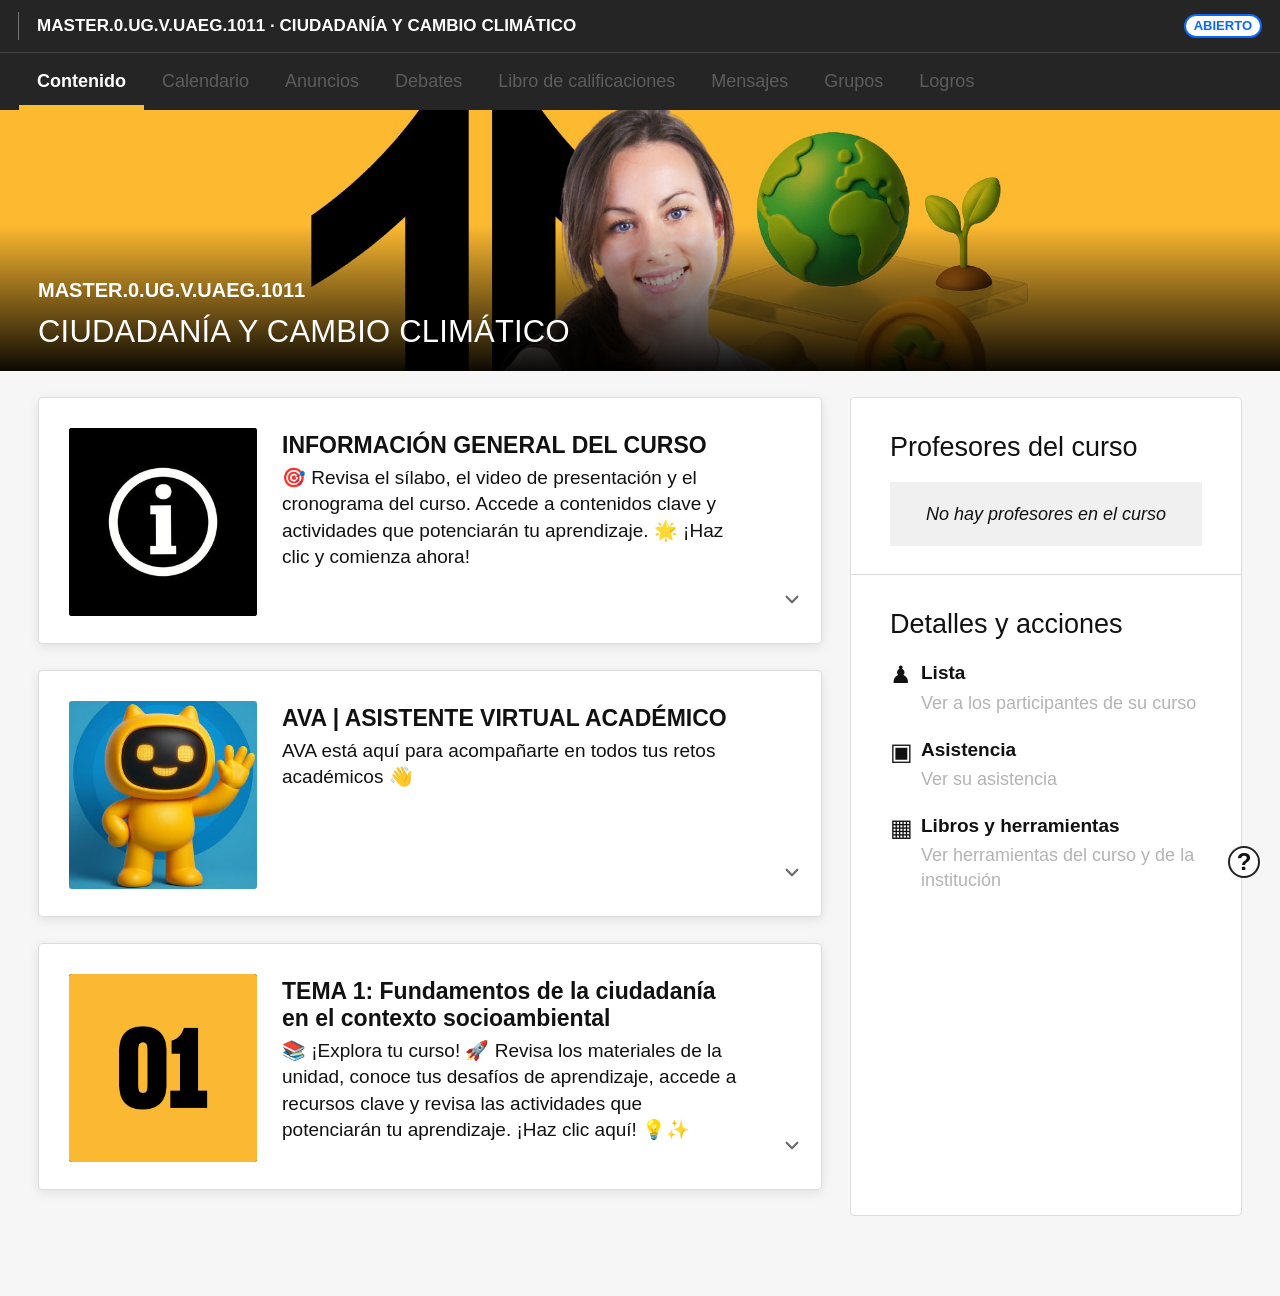
<file: index.html>
<!DOCTYPE html>

<html lang="es">
<head>
<meta charset="utf-8"/>
<meta content="width=device-width, initial-scale=1" name="viewport"/>
<title>Contenido / CIUDADANÍA Y CAMBIO CLIMÁTICO</title>
<style>
:root{--black:#252525;--accent:#f9bd2d;--bg:#f6f6f6;--text:#111;--line:#ddd;--blue:#edf3fb;--link:#1468a0;--icon:#333;--muted:#666}
*{box-sizing:border-box}
html,body{margin:0;padding:0;background:var(--bg);font-family:Arial,Helvetica,sans-serif;color:var(--text);font-size:20px;line-height:1.34}
body{min-width:1080px}
a{color:inherit}
.topbar{height:53px;background:var(--black);border-bottom:1px solid #444;color:#fff;display:flex;align-items:center;position:sticky;top:0;z-index:50}
.topbar:before{content:"";display:block;width:1px;height:28px;background:#777;margin:0 18px}
.course-title{font-size:17px;font-weight:700;letter-spacing:.05px;white-space:nowrap}
.status{margin-left:auto;margin-right:18px;border:2px solid #0b66ff;color:#0b66ff;background:#fff;border-radius:14px;font-weight:700;font-size:13px;line-height:20px;padding:0 8px}
.tabs{height:57px;background:var(--black);display:flex;align-items:stretch;padding-left:19px;position:sticky;top:53px;z-index:49}
.tab{display:flex;align-items:center;color:#fff;text-decoration:none;padding:0 18px;font-size:18px;position:relative}
.tab.active{font-weight:700}
.tab.active:after{content:"";position:absolute;left:0;right:0;bottom:0;height:5px;background:var(--accent)}
.hero{height:261px;background:#f7b92f url('assets/courseBanner.jpg') center/cover no-repeat;position:relative}
.hero:after{content:"";position:absolute;left:0;right:0;bottom:0;height:56%;background:linear-gradient(to bottom,rgba(0,0,0,0),rgba(0,0,0,.95))}
.heroText{position:absolute;left:38px;bottom:18px;z-index:2;color:#fff}
.heroText .code{font-weight:700;font-size:20px;margin-bottom:8px}
.heroText .name{font-size:31px;letter-spacing:.2px}
.layout{display:grid;grid-template-columns:minmax(760px,1fr) 392px;gap:28px;max-width:1890px;margin:auto;padding:26px 38px 80px}
.mainHead{display:flex;align-items:center;justify-content:space-between;margin:8px 0 22px}
.mainHead h1{margin:0;font-size:26px;font-weight:500}
.search{width:46px;height:46px;position:relative;margin-right:14px}
.search:before{content:"";position:absolute;width:16px;height:16px;border:3px solid #161616;border-radius:50%;left:11px;top:10px}
.search:after{content:"";position:absolute;width:14px;height:3px;background:#161616;transform:rotate(45deg);left:27px;top:27px}
.card{background:#fff;border:1px solid #ddd;border-radius:4px;box-shadow:0 3px 12px rgba(0,0,0,.09);margin-bottom:26px;overflow:hidden}
.cardHead{min-height:193px;display:grid;grid-template-columns:205px 1fr 58px;align-items:start;padding:30px 0 27px 30px}
.cardHead .copy{padding:4px 25px 0 8px}
.thumb{width:188px;height:188px;border-radius:3px;background:#000;display:flex;align-items:center;justify-content:center;overflow:hidden}
.thumb img{width:100%;height:100%;object-fit:cover;display:block}
.thumb.contain img{object-fit:contain}
.title{font-size:23px;font-weight:700;line-height:1.18;margin:0 0 6px}
.desc{margin:0;font-size:19px;line-height:1.38}
.items{border-top:1px solid var(--line)}
.card.collapsed>.items{display:none}
.chev,.itemChev{display:flex;align-items:center;justify-content:center;cursor:pointer}
.chev{width:34px;height:34px;align-self:end;justify-self:center}
.itemChev{width:30px;height:30px;justify-self:end}
.chev svg,.itemChev svg{width:18px;height:18px;display:block;transition:transform .2s ease}
.card:not(.collapsed)>.cardHead .chev svg,.card:not(.collapsed)>.miniHeader .chev svg{transform:rotate(180deg)}
.card.collapsed>.cardHead .chev svg,.card.collapsed>.miniHeader .chev svg{transform:rotate(0deg)}
.toggle.open .itemChev svg{transform:rotate(180deg)}
.toggle:not(.open) .itemChev svg{transform:rotate(0deg)}
.row,.miniHeader,.simpleHeader{display:grid;grid-template-columns:40px 40px 1fr 42px;align-items:center;padding:0 30px}
.row{min-height:70px}
.row.tall{min-height:96px}
.miniHeader,.simpleHeader{min-height:91px}
.circle{width:21px;height:21px;border:2px solid #838383;border-radius:50%;display:block;justify-self:center}
.iconWrap{display:flex;align-items:center;justify-content:center;width:30px;height:30px}
.iconWrap img{width:28px;height:28px;object-fit:contain;display:block}
.iconWrap.small img{width:26px;height:26px}
.rowTitle{font-size:22px;font-weight:700;line-height:1.24}
.rowTitle a{color:#111;text-decoration:underline}
.rowSub,.archiveNote,.dateLine{font-size:18px;font-weight:400;line-height:1.3;margin-top:3px}
.selected{background:var(--blue);border-radius:4px;margin:0 18px 0 24px;padding-left:24px}
.nested{display:none}
.subrow{min-height:70px;display:grid;grid-template-columns:40px 40px 1fr 32px;align-items:center;padding:0 48px 0 54px}
.subrow.selected{margin:0 18px 0 42px;padding:0 24px}
.subrow .rowTitle{font-size:21px}
.avaBox{background:var(--blue);border-radius:4px;margin:0 18px 8px 36px;padding:15px 24px;display:grid;grid-template-columns:34px 42px 1fr;align-items:center}
.avaBox .rowTitle{font-size:21px}
.avaBox .iconWrap img{width:34px;height:34px}
.dots{font-size:31px;font-weight:700;letter-spacing:2px;color:#333}
.panel{background:#fff;border:1px solid #ddd;border-radius:4px;overflow:hidden}
.panelBlock{padding:31px 39px 28px}
.panelBlock+.panelBlock{border-top:1px solid #ddd}
.panel h2{font-size:27px;font-weight:500;margin:0 0 17px}
.empty{background:#f0f0f0;text-align:center;font-style:italic;padding:20px 10px;font-size:18px}
.action{display:grid;grid-template-columns:31px 1fr;margin:14px 0 20px}
.action .aico{font-size:24px}
.action b{font-size:19px}
.action a{display:block;color:#777;opacity:.55;font-size:18px;line-height:1.35;text-decoration:none;margin-top:5px;pointer-events:none;cursor:default}
.help{position:fixed;right:20px;bottom:22px;width:32px;height:32px;border:2px solid #222;border-radius:50%;background:#fff;display:flex;align-items:center;justify-content:center;font-weight:700;font-size:24px;z-index:60}
@media(max-width:1120px){body{min-width:0}.layout{display:block;padding:20px}.panel{display:none}.hero{height:190px}.tabs{overflow:auto}.tab{font-size:16px}.cardHead{grid-template-columns:150px 1fr 42px;min-height:150px;padding-left:20px}.thumb{width:130px;height:130px}.title{font-size:20px}.desc,.rowSub,.archiveNote,.dateLine{font-size:16px}.rowTitle{font-size:18px}.row,.miniHeader,.simpleHeader{padding:0 18px}.subrow{padding-left:28px}.heroText .name{font-size:24px}}
	
	.tab.disabled{
  opacity:.25;
  pointer-events:none;
  cursor:default;
  font-weight:400;
  filter:grayscale(1);
}


/* ===== Popup estilo Blackboard para contenido Rise / SCORM ===== */
.rise-trigger{cursor:pointer}
.rise-trigger:hover{background:var(--blue)}
.riseModal{position:fixed;inset:0;z-index:9999;background:rgba(0,0,0,.55);display:none}
.riseModal.open{display:block}
.riseSideRail{position:absolute;left:0;top:0;bottom:0;width:42px;background:#242424;border-right:1px solid #101010}
.riseClose{position:absolute;top:34px;left:13px;width:46px;height:46px;border:0;background:var(--accent);color:#111;font-size:42px;line-height:40px;cursor:pointer;z-index:2}
.riseClose:after{content:"";position:absolute;left:0;bottom:-26px;border-left:23px solid transparent;border-right:23px solid transparent;border-top:26px solid var(--accent)}
.risePanel{position:absolute;left:42px;right:0;top:0;bottom:0;background:#fff;display:flex;flex-direction:column}
.riseTopbar{height:54px;border-bottom:1px solid #d5d5d5;display:grid;grid-template-columns:150px 1fr 300px;align-items:center;background:#fff;color:#111}
.riseContentBtn{height:45px;margin-left:18px;border:0;background:#d9d9d9;padding:0 12px;font-size:17px;text-align:left;cursor:pointer}
.riseContentBtn span{float:right;font-size:24px;line-height:18px}
.riseBreadcrumb{font-size:18px;color:#555;white-space:nowrap;overflow:hidden;text-overflow:ellipsis;padding:0 20px}
.riseNav{display:flex;gap:18px;align-items:center;justify-content:flex-end;padding-right:24px;font-size:17px;font-weight:700}
.riseNav button{border:0;background:transparent;font-size:46px;line-height:1;cursor:pointer;color:#111}
.riseHeader{border-bottom:1px solid #d5d5d5;background:#fff;padding:20px 34px}
.riseHeader h1{margin:0;font-family:Georgia,'Times New Roman',serif;font-weight:400;font-size:38px;line-height:1.18;color:#111}
.riseFrameWrap{position:relative;flex:1;background:#fff;padding:34px}
.riseFrameWrap iframe{width:100%;height:100%;border:0;background:#fff;box-shadow:none}
.riseOpenNew{position:absolute;right:48px;bottom:42px;background:#fff;border:1px solid #cfcfcf;border-radius:4px;padding:9px 14px;color:#111;text-decoration:none;font-size:15px;box-shadow:0 2px 7px rgba(0,0,0,.14)}
body.modal-open{overflow:hidden}
@media(max-width:900px){
  .risePanel{left:0}.riseSideRail{display:none}.riseClose{left:12px;top:12px}
  .riseTopbar{grid-template-columns:120px 1fr}.riseNav{display:none}
  .riseHeader{padding:70px 20px 16px}.riseHeader h1{font-size:28px}
  .riseFrameWrap{padding:16px}
}
</style>
</head>
<body>
<header class="topbar"><div class="course-title">MASTER.0.UG.V.UAEG.1011 · CIUDADANÍA Y CAMBIO CLIMÁTICO</div><div class="status">ABIERTO</div></header>
<nav class="tabs"><a class="tab active">Contenido</a><a class="tab disabled">Calendario</a><a class="tab disabled">Anuncios</a><a class="tab disabled">Debates</a><a class="tab disabled">Libro de calificaciones</a><a class="tab disabled">Mensajes</a><a class="tab disabled">Grupos</a><a class="tab disabled">Logros</a></nav>
<section class="hero"><div class="heroText"><div class="code">MASTER.0.UG.V.UAEG.1011</div><div class="name">CIUDADANÍA Y CAMBIO CLIMÁTICO</div></div></section>
<div class="layout">
<main>
<!-- ==================== INFORMACIÓN GENERAL: EDITABLE EN HTML ==================== -->
<section class="card collapsed">
<div class="cardHead">
<div class="thumb contain"><img alt="Información general" src="assets/thumb-info.png"/></div>
<div class="copy"><h2 class="title">INFORMACIÓN GENERAL DEL CURSO</h2><p class="desc">🎯 Revisa el sílabo, el video de presentación y el cronograma del curso. Accede a contenidos clave y actividades que potenciarán tu aprendizaje. 🌟 ¡Haz clic y comienza ahora!</p></div>
<div class="chev"><svg aria-hidden="true" viewbox="0 0 20 20"><path d="M4 7.5l6 6 6-6" fill="none" stroke="#6b6b6b" stroke-linecap="round" stroke-linejoin="round" stroke-width="2.4"></path></svg></div>
</div>
<div class="items">
<div class="row"><span class="circle"></span><span class="iconWrap"><img alt="Enlace" src="assets/icon-link.svg"/></span><div class="rowTitle">Sílabo del curso</div><span></span></div>
<div class="row"><span class="circle"></span><span class="iconWrap"><img alt="Video" src="assets/icon-video.svg"/></span><div class="rowTitle">Video del curso</div><span class="dots">•••</span></div>
<div class="row"><span class="circle"></span><span class="iconWrap"><img alt="Recurso" src="assets/icon-lti.svg"/></span><div class="rowTitle">Recursos básicos para tu aprendizaje</div><span></span></div>
</div>
</section>
<!-- ==================== AVA: EDITABLE EN HTML ==================== -->
<section class="card collapsed">
<div class="cardHead">
<div class="thumb"><img alt="AVA" src="assets/ava.png"/></div>
<div class="copy"><h2 class="title">AVA | ASISTENTE VIRTUAL ACADÉMICO</h2><p class="desc">AVA está aquí para acompañarte en todos tus retos académicos 👋</p></div>
<div aria-label="Expandir o contraer" class="chev"><svg aria-hidden="true" viewbox="0 0 20 20"><path d="M4 7.5l6 6 6-6" fill="none" stroke="#6b6b6b" stroke-linecap="round" stroke-linejoin="round" stroke-width="2.4"></path></svg></div>
</div>
<div class="items">
<div class="row tall">
<span class="circle"></span>
<span class="iconWrap"><img alt="AVA 2" src="assets/ava2.png"/></span>
<div><div class="rowTitle">Resuelve tus preguntas con AVA 👋🏻</div><div class="rowSub">Realiza todas tus consultas sobre el contenido del curso y/o practica todo lo aprendido con cuestionarios, preguntas abiertas y dinámicas de role play.</div></div>
<span></span>
</div>
</div>
</section>
<!-- ==================== TEMAS 1 AL 4: EDITABLES EN HTML ==================== -->
<!-- ==================== TEMA 1: EDITABLE EN HTML ==================== -->
<section class="card topicCard collapsed">
<div class="cardHead">
<div class="thumb contain"><img alt="Tema 1" src="assets/tema-01.png"/></div>
<div class="copy">
<h2 class="title">TEMA 1: Fundamentos de la ciudadanía en el contexto socioambiental</h2>
<p class="desc">📚 ¡Explora tu curso! 🚀 Revisa los materiales de la unidad, conoce tus desafíos de aprendizaje, accede a recursos clave y revisa las actividades que potenciarán tu aprendizaje. ¡Haz clic aquí! 💡✨</p>
</div>
<div aria-label="Expandir o contraer" class="chev"><svg aria-hidden="true" viewbox="0 0 20 20"><path d="M4 7.5l6 6 6-6" fill="none" stroke="#6b6b6b" stroke-linecap="round" stroke-linejoin="round" stroke-width="2.4"></path></svg></div>
</div>
<div class="items">
<div class="row">
<span class="circle"></span>
<span class="iconWrap"><img alt="Documento" src="assets/icon-doc.svg"/></span>
<div class="rowTitle">💡 Focaliza: Conéctate con el propósito de lo que vas a aprender.</div>
<span></span>
</div>
<div class="row toggle">
<span class="circle"></span>
<span class="iconWrap"><img alt="Carpeta" src="assets/icon-folder.svg"/></span>
<div class="rowTitle">👆🏻 Linkea: Explora y conecta con los contenidos clave.</div>
<span class="itemChev"><svg aria-hidden="true" viewbox="0 0 20 20"><path d="M4 7.5l6 6 6-6" fill="none" stroke="#6b6b6b" stroke-linecap="round" stroke-linejoin="round" stroke-width="2.4"></path></svg></span>
</div>
<div class="nested">
<div class="subrow rise-trigger" data-rise-title="Sub-tema 1.1: Conceptos de ciudadanía, participación y responsabilidad colectiva" data-rise-url="./1/content/index.html" role="button" tabindex="0">
<span class="circle"></span>
<span class="iconWrap"><img alt="Subtema" src="assets/icon-scorm.svg"/></span>
<div class="rowTitle"><a>Sub-tema 1.1: Conceptos de ciudadanía, participación y responsabilidad colectiva</a></div>
<span></span>
</div>
<div class="subrow rise-trigger" data-rise-title="Sub-tema 1.2: Ciudadanía ecológica y sostenibilidad" data-rise-url="https://share.articulate.com/EkQZNQM0yI5Yv9WDrOe_R" role="button" tabindex="0">
<span class="circle"></span>
<span class="iconWrap"><img alt="Subtema" src="assets/icon-scorm.svg"/></span>
<div class="rowTitle">Sub-tema 1.2: Ciudadanía ecológica y sostenibilidad</div>
<span></span>
</div>
<div class="subrow rise-trigger" data-rise-title="Sub-tema 1.3: Derechos y deberes frente al ambiente y el bien común" data-rise-url="https://share.articulate.com/EkQZNQM0yI5Yv9WDrOe_R" role="button" tabindex="0">
<span class="circle"></span>
<span class="iconWrap"><img alt="Subtema" src="assets/icon-scorm.svg"/></span>
<div class="rowTitle">Sub-tema 1.3: Derechos y deberes frente al ambiente y el bien común</div>
<span></span>
</div>
<div class="subrow rise-trigger" data-rise-title="Sub-tema 1.4: Educación ciudadana como base de la acción climática" data-rise-url="https://share.articulate.com/EkQZNQM0yI5Yv9WDrOe_R" role="button" tabindex="0">
<span class="circle"></span>
<span class="iconWrap"><img alt="Subtema" src="assets/icon-scorm.svg"/></span>
<div class="rowTitle">Sub-tema 1.4: Educación ciudadana como base de la acción climática</div>
<span></span>
</div>
</div>
<div class="row toggle">
<span class="circle"></span>
<span class="iconWrap"><img alt="Carpeta" src="assets/carpeta.svg"/></span>
<div class="rowTitle">🎯 Experimenta: Lleva el conocimiento a la acción.</div>
<span class="itemChev"><svg aria-hidden="true" viewbox="0 0 20 20"><path d="M4 7.5l6 6 6-6" fill="none" stroke="#6b6b6b" stroke-linecap="round" stroke-linejoin="round" stroke-width="2.4"></path></svg></span>
</div>
<div class="nested">
<div class="avaBox">
<span class="circle"></span>
<span class="iconWrap"><img alt="AVA" src="assets/ava2.png"/></span>
<div>
<div class="rowTitle">Resuelve tus preguntas con AVA 👋🏻</div>
<div class="rowSub">Realiza todas tus consultas sobre el contenido del curso y/o practica todo lo aprendido con cuestionarios, preguntas abiertas y dinámicas de role play.</div>
</div>
</div>
</div>
<div class="row">
<span class="circle"></span>
<span class="iconWrap"><img alt="Actividad" src="assets/icon-scorm.svg"/></span>
<div class="rowTitle">🎉 eXpande: Celebra lo aprendido en el Tema 1 y sigue explorando nuevos desafíos.</div>
<span></span>
</div>
</div>
</section>
</main>
<aside class="panel">
<div class="panelBlock"><h2>Profesores del curso</h2><div class="empty">No hay profesores en el curso</div></div>
<div class="panelBlock"><h2>Detalles y acciones</h2>
<div class="action"><span class="aico">♟</span><div><b>Lista</b><a>Ver a los participantes de su curso</a></div></div>
<div class="action"><span class="aico">▣</span><div><b>Asistencia</b><a>Ver su asistencia</a></div></div>
<div class="action"><span class="aico">▦</span><div><b>Libros y herramientas</b><a>Ver herramientas del curso y de la institución</a></div></div>
</div>
</aside>
</div>

<div aria-hidden="true" class="riseModal" id="riseModal">
<div class="riseSideRail">
<button aria-label="Cerrar" class="riseClose" type="button">×</button>
</div>
<div aria-labelledby="riseTitle" aria-modal="true" class="risePanel" role="dialog">
<div class="riseTopbar">
<button class="riseContentBtn" type="button">Contenido <span>➜</span></button>
<div class="riseBreadcrumb">TEMA 1: Ciudadanía y cambio climático</div>
<div class="riseNav">
<button class="risePrev" type="button">‹</button>
<span>Anterior</span>
<span>Siguiente</span>
<button class="riseNext" type="button">›</button>
</div>
</div>
<div class="riseHeader">
<h1 id="riseTitle">Sub-tema</h1>
</div>
<div class="riseFrameWrap">
<iframe allowfullscreen="" id="riseFrame" loading="lazy" src="" title="Contenido Rise"></iframe>
<a class="riseOpenNew" href="https://share.articulate.com/EkQZNQM0yI5Yv9WDrOe_R" id="riseOpenNew" rel="noopener" target="_blank">Abrir en una nueva pestaña</a>
</div>
</div>
</div>
<div class="help">?</div>
<script>
/* JavaScript mínimo solo para abrir/cerrar desplegables.
   Todo el contenido de temas, subtemas, T1, T2 y EF está escrito arriba en HTML editable. */
document.querySelectorAll('.card > .cardHead .chev, .card > .miniHeader .chev').forEach(function(btn) {
  btn.addEventListener('click', function(e) {
    e.stopPropagation();
    btn.closest('.card').classList.toggle('collapsed');
  });
});

document.querySelectorAll('.toggle').forEach(function(row) {
  row.addEventListener('click', function() {
    row.classList.toggle('open');
    const next = row.nextElementSibling;
    if (next && next.classList.contains('nested')) {
      next.style.display = row.classList.contains('open') ? 'block' : 'none';
    }
  });
});


// Popup para subtemas: abre el contenido Rise en un iframe.
(function(){
  const modal = document.getElementById('riseModal');
  const frame = document.getElementById('riseFrame');
  const title = document.getElementById('riseTitle');
  const openNew = document.getElementById('riseOpenNew');
  const closeBtn = modal ? modal.querySelector('.riseClose') : null;

  function openRise(row){
    const url = row.dataset.riseUrl || 'https://share.articulate.com/EkQZNQM0yI5Yv9WDrOe_R';
    const rowTitle = row.dataset.riseTitle || row.innerText.trim() || 'Contenido';
    title.textContent = rowTitle;
    frame.src = url;
    openNew.href = url;
    modal.classList.add('open');
    modal.setAttribute('aria-hidden','false');
    document.body.classList.add('modal-open');
  }

  function closeRise(){
    modal.classList.remove('open');
    modal.setAttribute('aria-hidden','true');
    document.body.classList.remove('modal-open');
    frame.src = '';
  }

  document.querySelectorAll('.rise-trigger').forEach(function(row){
    row.addEventListener('click', function(e){
      e.preventDefault();
      openRise(row);
    });
    row.addEventListener('keydown', function(e){
      if(e.key === 'Enter' || e.key === ' '){
        e.preventDefault();
        openRise(row);
      }
    });
  });

  if(closeBtn) closeBtn.addEventListener('click', closeRise);
  if(modal){
    modal.addEventListener('click', function(e){
      if(e.target === modal) closeRise();
    });
  }
  document.addEventListener('keydown', function(e){
    if(e.key === 'Escape' && modal && modal.classList.contains('open')) closeRise();
  });
})();
</script>
</body>
</html>
</file>
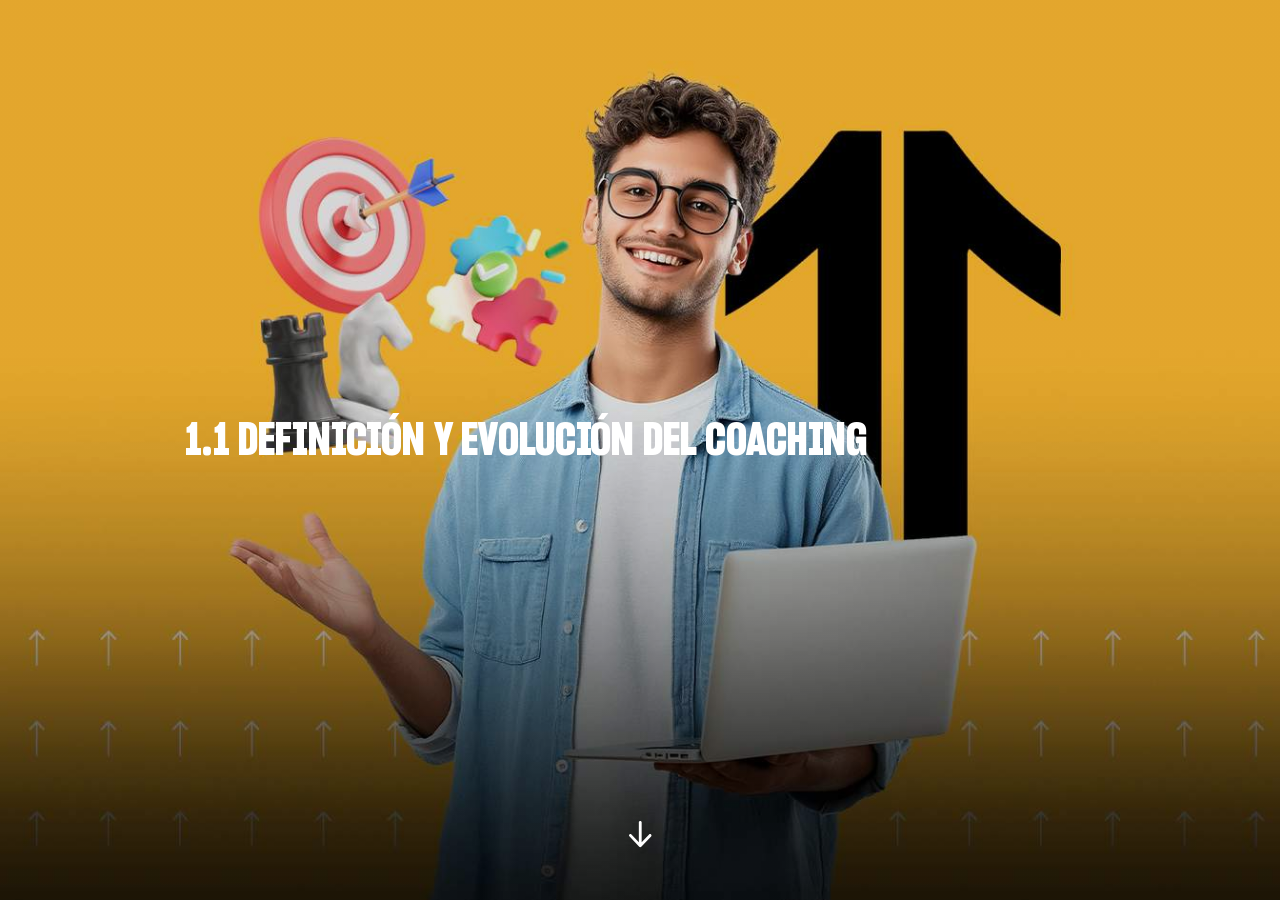
<file: 1/content/index.html>
<!doctype html>
<!-- 
course package version: xpH3yq8r
rise_frontend sha: c26a38eb64d34f4ed5db20d0ccfea08a850c1469
learn_distribution_frontend sha: d01e6b46e8ebc3088a2b6d95071f3b90a3981e9b
mondrian sha: b504fcb949d93827c62a3c905cdbce33d51a514e
sandbox sha: 42753f3391b109fa3788c525c22880445ab48325
 -->
<html lang="en">
  <head>
    <meta charset="utf-8">
    <meta name="viewport" content="width=device-width,initial-scale=1">
    <title> 1.1 DEFINICIÓN Y EVOLUCIÓN DEL COACHING</title>
    
    <script type="application/json" id="__CONFIG__">
      {"remoteManifest":{"learn_distribution_frontend":{".js":["learn_dist/entry.js"]},"mondrian":{".js":["mondrian/entry.js"]}},"assetTargetPrefixes":{"media":"assets","font":"lib/fonts"}}
    </script>
    
    <script src="lib/dist/6915d1e9.js"></script>
  </head>
  <body>
    <div id="app"></div>
    
      <script src="lib/rise/ef74028e.js"></script>
    
  </body>
</html>
</file>
